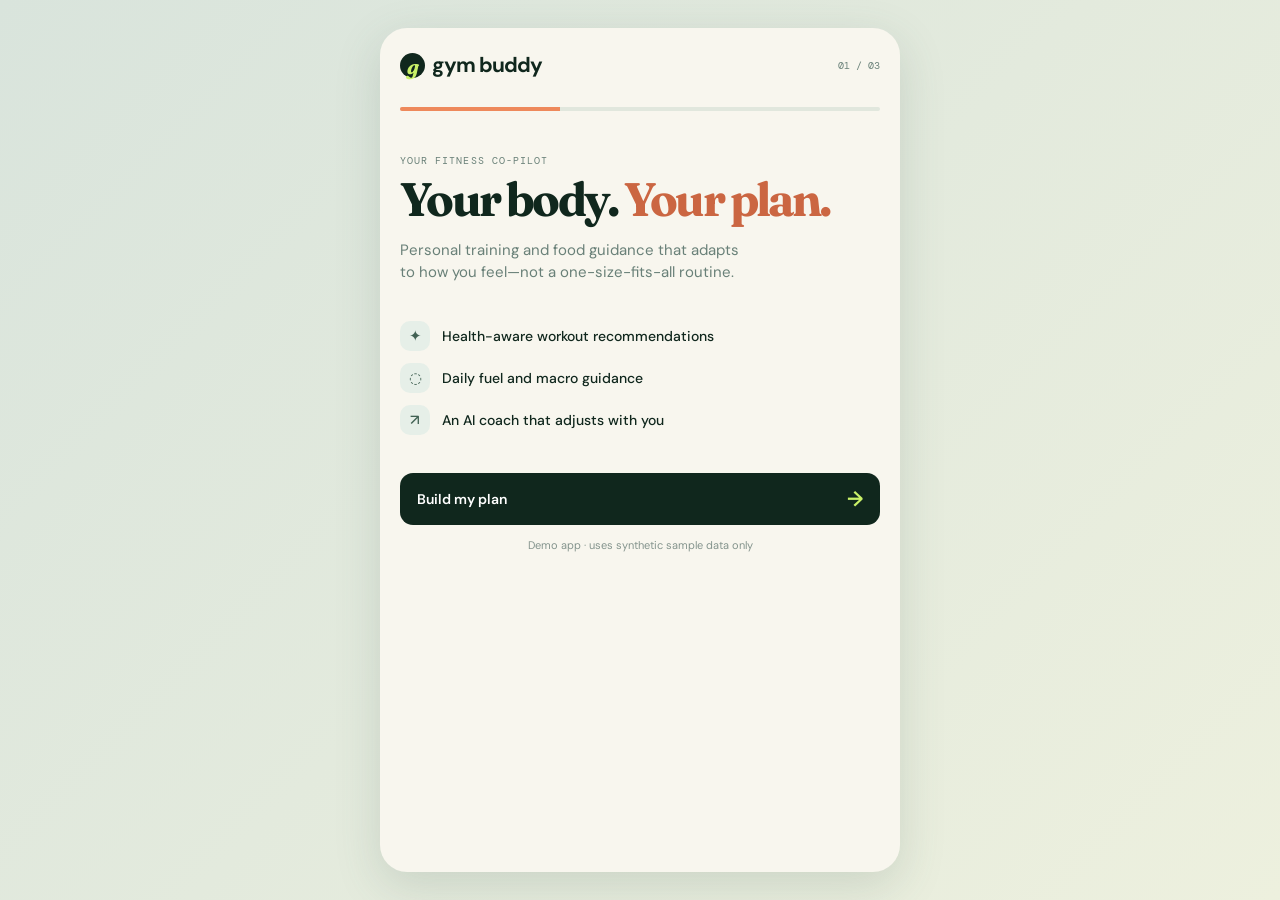
<file: Fitness App/sketch-0/index.html>
<!doctype html>
<html lang="en">
  <head>
    <meta charset="UTF-8" />
    <meta name="viewport" content="width=device-width, initial-scale=1.0" />
    <meta name="theme-color" content="#10271d" />
    <title>Gym Buddy — Personal fitness co-pilot</title>
    <link rel="preconnect" href="https://fonts.googleapis.com" />
    <link rel="preconnect" href="https://fonts.gstatic.com" crossorigin />
    <link href="https://fonts.googleapis.com/css2?family=DM+Mono&family=DM+Sans:opsz,wght@9..40,400;9..40,500;9..40,600;9..40,700&family=Fraunces:opsz,wght@9..144,600;9..144,700&display=swap" rel="stylesheet" />
    <link rel="stylesheet" href="styles.css" />
  </head>
  <body>
    <main class="app-shell">
      <section class="onboarding" id="onboarding" aria-labelledby="welcome-title">
        <header class="brand-row"><div class="brand"><b>g</b>gym buddy</div><span id="onboard-step">01 / 03</span></header>
        <div class="onboard-progress"><i id="onboard-progress"></i></div>

        <section class="onboard-panel active" data-step="1">
          <span class="eyebrow">YOUR FITNESS CO-PILOT</span>
          <h1 id="welcome-title">Your body. <em>Your plan.</em></h1>
          <p class="lede">Personal training and food guidance that adapts to how you feel—not a one-size-fits-all routine.</p>
          <div class="feature-list"><p><span>✦</span> Health-aware workout recommendations</p><p><span>◌</span> Daily fuel and macro guidance</p><p><span>↗</span> An AI coach that adjusts with you</p></div>
          <button class="button primary next-step" type="button">Build my plan <span>→</span></button>
          <p class="privacy">Demo app · uses synthetic sample data only</p>
        </section>

        <section class="onboard-panel" data-step="2" aria-labelledby="goal-title">
          <span class="eyebrow">START WITH YOUR WHY</span>
          <h2 id="goal-title">What feels most important right now?</h2>
          <p class="lede compact">You can change this whenever your goal changes.</p>
          <div class="choice-stack" role="radiogroup" aria-label="Fitness goal">
            <button class="goal-choice selected" type="button" data-goal="lose" role="radio" aria-checked="true"><i>↘</i><span><strong>Lose fat, keep strength</strong><small>A sustainable deficit with strength training</small></span><b>✓</b></button>
            <button class="goal-choice" type="button" data-goal="build" role="radio" aria-checked="false"><i>↑</i><span><strong>Build muscle</strong><small>Progressive training with recovery and fuel</small></span><b>✓</b></button>
            <button class="goal-choice" type="button" data-goal="move" role="radio" aria-checked="false"><i>⌁</i><span><strong>Move and feel better</strong><small>Strength, mobility, and everyday energy</small></span><b>✓</b></button>
          </div>
          <div class="split-actions"><button class="button ghost previous-step" type="button">Back</button><button class="button primary next-step" type="button">Continue <span>→</span></button></div>
        </section>

        <section class="onboard-panel" data-step="3" aria-labelledby="profile-title">
          <span class="eyebrow">A LITTLE CONTEXT</span>
          <h2 id="profile-title">Help us plan safely.</h2>
          <p class="lede compact">This is general fitness guidance, not medical care.</p>
          <div class="field-grid">
            <label>Age<input id="age" type="number" min="16" max="100" value="28" /></label>
            <label>Sex<select id="sex"><option value="female">Female</option><option value="male">Male</option><option value="other">Non-binary / other</option></select></label>
            <label>Height <small>cm</small><input id="height" type="number" min="120" max="230" value="168" /></label>
            <label>Weight <small>kg</small><input id="weight" type="number" min="35" max="300" value="68" /></label>
          </div>
          <label class="field-label">Anything to plan around? <small>select any</small></label>
          <div class="health-grid" id="health-options">
            <button type="button" data-health="Knee sensitivity"><span>◒</span>Knee sensitivity</button><button type="button" data-health="Back care"><span>⌁</span>Back care</button><button type="button" data-health="New to training"><span>○</span>New to training</button><button type="button" data-health="Low energy"><span>◌</span>Low energy</button>
          </div>
          <label class="field-label" for="condition-note">Current condition or note <small>optional</small></label>
          <textarea id="condition-note" rows="2" placeholder="e.g. Mild stiffness after working at my desk"></textarea>
          <div class="split-actions"><button class="button ghost previous-step" type="button">Back</button><button class="button primary" id="finish-onboarding" type="button">Create my plan <span>→</span></button></div>
        </section>
      </section>

      <section class="app hidden" id="app" aria-live="polite">
        <header class="topbar"><button class="brand brand-button" data-view="today" type="button"><b>g</b>gym buddy</button><button class="avatar" id="profile-button" type="button" aria-label="Edit profile">MC</button></header>

        <section class="view active" id="today-view" data-view-panel="today">
          <span class="eyebrow" id="date-label">TODAY</span>
          <h1>Move with <em>purpose.</em></h1>
          <p class="welcome-copy" id="today-subtitle">Your plan is built around the life and body you have today.</p>
          <section class="readiness-card"><div><span class="eyebrow light">DAILY CHECK-IN</span><h3 id="readiness-title">How are you feeling?</h3><p id="readiness-copy">Your coach will adjust today’s session.</p></div><span class="pulse">✦</span></section>
          <div class="readiness-options" role="group" aria-label="Daily readiness"><button data-readiness="ready" type="button">Energized</button><button data-readiness="steady" class="selected" type="button">Steady</button><button data-readiness="tired" type="button">Tired / sore</button><button data-readiness="recovering" type="button">Flare-up</button></div>
          <label class="range-label" for="sleep">Sleep last night <b id="sleep-value">7 hrs</b></label><input class="range" id="sleep" type="range" min="3" max="10" value="7" />

          <section class="ai-summary"><div class="ai-icon">✦</div><div><span class="eyebrow">GYM BUDDY AGENT</span><h3 id="agent-headline">Your best-fit plan is ready</h3><p id="agent-summary">I’m balancing strength, cardio, and recovery around your goal.</p></div></section>
          <section class="section-title"><div><span class="eyebrow">TODAY'S SESSION</span><h2 id="today-workout-title">Full-body strength</h2></div><button class="text-button" data-view="plan" type="button">Full plan →</button></section>
          <button class="workout-preview" id="start-workout" type="button"><span class="session-day">D1</span><span><strong id="today-workout-meta">45 min · Guided</strong><small id="today-workout-detail">Strength foundations + core</small></span><i>→</i></button>
          <section class="fuel-strip"><div><span class="eyebrow">FUEL TARGET</span><strong id="fuel-target">1,850 <small>kcal</small></strong><p id="fuel-caption">A gentle deficit, made to preserve strength.</p></div><button class="circle-button" data-view="fuel" type="button" aria-label="Open nutrition plan">↗</button></section>
        </section>

        <section class="view" id="plan-view" data-view-panel="plan">
          <span class="eyebrow">ADAPTIVE WORKOUT PLAN</span><h1 id="plan-name">Foundation strength</h1><p class="welcome-copy" id="plan-description">An adaptable week that builds confidence and momentum.</p>
          <section class="plan-hero"><div class="plan-top"><span id="plan-tag">STEADY FAT LOSS</span><span id="plan-adapt">● ADAPTABLE</span></div><div class="plan-stats"><div><b id="plan-days">3</b><small>days / week</small></div><div><b id="plan-minutes">45</b><small>min / session</small></div><div><b id="plan-intensity">LOW</b><small>intensity</small></div></div></section>
          <section class="section-title"><div><span class="eyebrow">YOUR WEEK</span><h2>Training rhythm</h2></div><span class="muted">Tap to complete</span></section>
          <div class="session-list" id="session-list"></div>
          <section class="care-note"><span>♡</span><p id="care-note">Health-aware note: your agent will offer low-impact options when needed.</p></section>
        </section>

        <section class="view" id="fuel-view" data-view-panel="fuel">
          <span class="eyebrow">NUTRITION PLAN</span><h1>Fuel your <em>effort.</em></h1><p class="welcome-copy" id="fuel-intro">A flexible target based on your goal, movement, and check-in.</p>
          <section class="calorie-card"><div><span class="eyebrow">TODAY'S TARGET</span><strong id="calorie-target">1,850 <small>kcal</small></strong><p id="calorie-note">Measured support for your goal.</p></div><div class="calorie-ring"><b id="calorie-remaining">1,850</b><small>left</small></div></section>
          <div class="macro-grid"><div><span>Protein</span><b id="protein-target">109g</b><i><em id="protein-bar"></em></i></div><div><span>Carbs</span><b id="carb-target">205g</b><i><em id="carb-bar"></em></i></div><div><span>Fat</span><b id="fat-target">62g</b><i><em id="fat-bar"></em></i></div></div>
          <section class="section-title"><div><span class="eyebrow">MEAL LOG</span><h2>What you've had</h2></div><button class="text-button" id="add-meal" type="button">+ Add</button></section>
          <div id="meal-list" class="meal-list"></div>
          <section class="suggestion"><span>✦</span><div><b>Coach suggestion</b><p id="food-suggestion">Include protein at your next meal to support training recovery.</p></div></section>
        </section>

        <section class="view" id="coach-view" data-view-panel="coach">
          <span class="eyebrow">AI WORKOUT ASSISTANT</span><h1>Ask your <em>coach.</em></h1><p class="welcome-copy">A transparent demo agent that uses your profile, readiness, and health notes to tailor general guidance.</p>
          <div class="chat" id="chat-log"><article class="coach-message"><span>✦</span><p id="coach-welcome">I’ve reviewed your plan. What would help you feel more confident about today?</p></article></div>
          <div class="prompt-grid"><button type="button" data-prompt="swap">Give me a lower-impact option</button><button type="button" data-prompt="form">How should this session feel?</button><button type="button" data-prompt="food">What should I eat after?</button><button type="button" data-prompt="adjust">Why did my plan change?</button></div>
          <form class="chat-form" id="coach-form"><label class="sr-only" for="coach-input">Ask Gym Buddy</label><input id="coach-input" placeholder="Ask about your workout…" autocomplete="off" /><button type="submit" aria-label="Send message">↑</button></form>
          <p class="disclaimer">Gym Buddy provides general educational fitness guidance. Stop if you feel pain and contact a qualified clinician for medical concerns.</p>
        </section>

        <nav class="bottom-nav" aria-label="Main navigation"><button type="button" class="active" data-view="today"><span>⌂</span>Today</button><button type="button" data-view="plan"><span>◫</span>Plan</button><button type="button" data-view="fuel"><span>◌</span>Fuel</button><button type="button" data-view="coach"><span>✦</span>Coach</button></nav>
      </section>
    </main>
    <dialog id="workout-dialog"><form method="dialog"><button class="dialog-close" value="close" aria-label="Close workout">×</button><span class="eyebrow">GUIDED SESSION</span><h2 id="dialog-title">Full-body strength</h2><p id="dialog-intro">Move with a controlled range and stop if anything hurts.</p><ol id="exercise-list"></ol><button id="finish-workout" class="button primary" value="complete" type="submit">Mark workout complete <span>✓</span></button></form></dialog>
    <dialog id="meal-dialog"><form method="dialog"><button class="dialog-close" value="close" aria-label="Close meal entry">×</button><span class="eyebrow">QUICK MEAL LOG</span><h2>Add a meal</h2><label>Meal name<input id="meal-name" value="Protein bowl" /></label><label>Calories<input id="meal-calories" type="number" min="0" value="420" /></label><label>Protein (g)<input id="meal-protein" type="number" min="0" value="28" /></label><button id="save-meal" class="button primary" value="save" type="submit">Add to my day <span>→</span></button></form></dialog>
    <script src="app.js"></script>
  </body>
</html>
</file>
<file: Fitness App/sketch-0/styles.css>
:root{--ink:#10271d;--paper:#f8f6ee;--line:#dbe2d9;--muted:#698078;--green:#c9f168;--orange:#ee895b;--cream:#fff;--soft:#e6efe8;--warm:#fff0e8}*{box-sizing:border-box}body{margin:0;background:#d9e4dc;color:var(--ink);font-family:"DM Sans",sans-serif}.app-shell{width:min(100%,520px);min-height:100vh;margin:auto;background:var(--paper);padding:23px 20px 102px}.hidden{display:none!important}.brand-row,.topbar{display:flex;align-items:center;justify-content:space-between}.brand{display:inline-flex;align-items:center;gap:7px;font-size:21px;font-weight:700;letter-spacing:-1px}.brand b{display:grid;place-items:center;width:25px;height:25px;border-radius:50%;background:var(--ink);color:var(--green);font-family:Fraunces,serif;font-style:italic}.brand-row>span{font:10px "DM Mono",monospace;color:var(--muted)}.onboard-progress{height:4px;background:#e1e7dd;margin:28px 0 43px;border-radius:4px;overflow:hidden}.onboard-progress i{display:block;width:33.333%;height:100%;background:var(--orange);transition:width .25s}.onboard-panel{display:none}.onboard-panel.active{display:block;animation:up .3s ease}.eyebrow{display:block;font:10px "DM Mono",monospace;letter-spacing:.105em;color:var(--muted)}h1,h2,h3{font-family:Fraunces,serif;letter-spacing:-.055em}h1{font-size:47px;line-height:.96;margin:10px 0 17px}h1 em{color:#cb6642;font-style:normal}h2{font-size:31px;line-height:1.04;margin:10px 0 12px}h3{margin:5px 0;font-size:20px}.lede,.welcome-copy{color:var(--muted);font-size:15px;line-height:1.48;max-width:350px;margin:0}.compact{margin-bottom:26px}.feature-list{display:grid;gap:12px;margin:38px 0}.feature-list p{margin:0;display:flex;align-items:center;gap:12px;font-size:14px;font-weight:500}.feature-list span{display:grid;place-items:center;width:30px;height:30px;border-radius:10px;background:var(--soft);color:#416153;font-size:15px}.button{height:52px;border:0;border-radius:13px;padding:0 17px;font:600 14px "DM Sans",sans-serif;display:flex;align-items:center;justify-content:space-between;gap:18px}.button.primary{background:var(--ink);color:#fff}.button.primary span{color:var(--green);font-size:21px}.button.ghost{background:transparent;color:var(--muted);padding:0 6px}.next-step:not(.split-actions .next-step),#finish-onboarding{width:100%}.privacy{text-align:center;color:#84948d;font-size:11px;margin:13px 0}.choice-stack{display:grid;gap:10px}.goal-choice{appearance:none;border:1px solid var(--line);background:#fff;border-radius:15px;padding:14px;display:grid;grid-template-columns:33px 1fr 20px;gap:11px;align-items:center;text-align:left;color:var(--ink)}.goal-choice i{display:grid;place-items:center;width:33px;height:33px;background:var(--soft);border-radius:10px;color:#49705e;font-style:normal;font-size:17px}.goal-choice strong,.goal-choice small{display:block}.goal-choice strong{font-size:14px}.goal-choice small{font-size:12px;color:var(--muted);margin-top:3px}.goal-choice>b{opacity:0;color:#fff;display:grid;place-items:center;width:19px;height:19px;border-radius:50%;background:var(--ink);font-size:11px}.goal-choice.selected{border-color:#8ca896;background:#f2f8f1}.goal-choice.selected>b{opacity:1}.split-actions{display:flex;justify-content:space-between;align-items:center;margin-top:28px}.field-grid{display:grid;grid-template-columns:1fr 1fr;gap:12px}.field-grid label{position:relative}.field-grid small{position:absolute;right:12px;bottom:12px;color:var(--muted);font-weight:400}.field-grid label,.field-label,dialog label{display:block;font-size:12px;font-weight:600;margin-bottom:15px}.field-label{margin:12px 0 9px}.field-label small{font-weight:400;color:var(--muted)}input,select,textarea{width:100%;height:45px;display:block;margin-top:7px;border:1px solid var(--line);background:#fff;border-radius:11px;padding:0 12px;font:14px "DM Sans",sans-serif;color:var(--ink);outline:none}textarea{height:auto;padding:11px;resize:vertical}input:focus,select:focus,textarea:focus{border-color:#829f8d;box-shadow:0 0 0 3px #dcebdc}.health-grid{display:grid;grid-template-columns:1fr 1fr;gap:8px}.health-grid button{border:1px solid var(--line);border-radius:12px;background:#fff;text-align:left;padding:11px 10px;color:var(--ink);font:12px "DM Sans"}.health-grid button span{font-size:16px;color:#bf6844;margin-right:6px}.health-grid button.selected{background:var(--warm);border-color:#e9aa87}.avatar{border:0;background:#f5c7a8;color:#764524;border-radius:50%;width:38px;height:38px;font:700 11px "DM Sans"}.brand-button{border:0;background:none;padding:0;color:var(--ink);font-family:"DM Sans"}.topbar{margin-bottom:39px}.view{display:none}.view.active{display:block;animation:up .28s ease}.app h1{font-size:45px}.welcome-copy{margin-bottom:25px}.readiness-card{background:var(--green);border-radius:19px;padding:17px 18px;display:flex;justify-content:space-between;align-items:center}.eyebrow.light{color:#386050}.readiness-card p{font-size:12px;line-height:1.35;margin:4px 0 0}.pulse{display:grid;place-items:center;width:39px;height:39px;border-radius:50%;background:var(--ink);color:var(--green);font-size:19px}.readiness-options{display:grid;grid-template-columns:1fr 1fr;gap:7px;margin:11px 0 18px}.readiness-options button{height:38px;border:1px solid var(--line);border-radius:10px;background:#fff;color:var(--muted);font:12px "DM Sans"}.readiness-options button.selected{background:var(--ink);border-color:var(--ink);color:#fff}.range-label{display:flex;justify-content:space-between;font-size:12px;font-weight:600}.range-label b{font:500 11px "DM Mono";color:var(--muted)}.range{height:18px;margin:5px 0 23px;padding:0;accent-color:#547a65}.ai-summary{display:flex;gap:11px;padding:15px;background:#edf4e9;border:1px solid #d7e5cf;border-radius:16px;margin:0 0 28px}.ai-icon{display:grid;place-items:center;flex:none;width:33px;height:33px;background:var(--ink);border-radius:10px;color:var(--green)}.ai-summary h3{font-size:18px}.ai-summary p{color:#557064;font-size:12px;line-height:1.37;margin:4px 0 0}.section-title{display:flex;justify-content:space-between;align-items:end;margin:0 1px 12px}.section-title h2{font-size:26px;margin:5px 0 0}.text-button{border:0;background:none;padding:0;color:#466959;font:600 12px "DM Sans"}.muted{color:var(--muted);font-size:11px}.workout-preview{width:100%;border:1px solid var(--line);background:#fff;border-radius:15px;padding:14px;display:flex;align-items:center;gap:12px;text-align:left;color:var(--ink)}.session-day{display:grid;place-items:center;flex:none;width:39px;height:39px;border-radius:11px;background:var(--soft);color:#416154;font:10px "DM Mono"}.workout-preview strong,.workout-preview small{display:block}.workout-preview strong{font-size:14px}.workout-preview small{font-size:12px;color:var(--muted);margin-top:3px}.workout-preview i{margin-left:auto;font-size:19px;font-style:normal;color:#6c8a7c}.fuel-strip{background:var(--soft);border-radius:18px;padding:18px;display:flex;justify-content:space-between;align-items:center;margin-top:13px}.fuel-strip strong{display:block;font:600 30px Fraunces,serif;letter-spacing:-.05em;margin-top:5px}.fuel-strip small,.calorie-card small{font:12px "DM Sans";letter-spacing:0}.fuel-strip p{font-size:11px;line-height:1.3;color:var(--muted);margin:4px 0 0;max-width:210px}.circle-button{border:0;background:var(--ink);color:var(--green);width:37px;height:37px;border-radius:50%;font-size:20px}.plan-hero{background:var(--ink);color:#fff;border-radius:20px;padding:19px;margin-bottom:27px}.plan-top{display:flex;justify-content:space-between;color:var(--green);font:10px "DM Mono";letter-spacing:.08em}.plan-top span:last-child{color:#b7cbc1}.plan-stats{display:grid;grid-template-columns:repeat(3,1fr);padding-top:21px;margin-top:20px;border-top:1px solid #395347}.plan-stats div{padding-left:10px;border-left:1px solid #395347}.plan-stats div:first-child{padding:0;border:0}.plan-stats b,.plan-stats small{display:block}.plan-stats b{font:17px "DM Mono";color:var(--green)}.plan-stats small{font-size:10px;color:#aac0b6;margin-top:4px}.session-list{display:grid;gap:8px}.session{width:100%;border:1px solid var(--line);border-radius:14px;background:#fff;padding:13px;display:flex;align-items:center;gap:12px;color:var(--ink);text-align:left}.session .session-day{background:#e9f1e7}.session strong,.session small{display:block}.session strong{font-size:13px}.session small{font-size:11px;color:var(--muted);margin-top:4px}.session .session-arrow{margin-left:auto;color:#789489}.session.done{background:#f1f8ef;border-color:#92ad98}.session.done .session-day{background:var(--green);color:#284a37}.care-note{background:var(--warm);border:1px solid #f0caaf;border-radius:14px;padding:12px;display:flex;gap:10px;margin-top:15px}.care-note span{color:#bd633d}.care-note p{font-size:11px;line-height:1.4;color:#77695f;margin:0}.calorie-card{background:var(--soft);border-radius:20px;padding:20px;display:flex;justify-content:space-between;align-items:center;margin:23px 0 13px}.calorie-card strong{display:block;font:600 35px Fraunces,serif;letter-spacing:-.065em;margin:7px 0 2px}.calorie-card p{font-size:12px;color:var(--muted);line-height:1.35;margin:0;max-width:190px}.calorie-ring{display:grid;place-content:center;text-align:center;width:82px;height:82px;border-radius:50%;border:7px solid var(--orange);border-left-color:#80a68e}.calorie-ring b,.calorie-ring small{display:block}.calorie-ring b{font:600 13px "DM Mono"}.calorie-ring small{font-size:9px;color:var(--muted)}.macro-grid{display:grid;grid-template-columns:repeat(3,1fr);gap:8px;margin-bottom:29px}.macro-grid div{background:#fff;border:1px solid var(--line);border-radius:13px;padding:11px}.macro-grid span,.macro-grid b{display:block}.macro-grid span{font-size:10px;color:var(--muted)}.macro-grid b{font:600 15px "DM Mono";margin:6px 0}.macro-grid i{display:block;height:5px;background:#e4ece4;border-radius:5px;overflow:hidden}.macro-grid em{display:block;height:100%;background:#7fa58e;border-radius:5px}.meal-list{display:grid;gap:8px}.meal{display:flex;align-items:center;gap:11px;padding:12px;background:#fff;border:1px solid var(--line);border-radius:13px}.meal-icon{display:grid;place-items:center;width:32px;height:32px;border-radius:9px;background:#fff0e8;color:#be663e}.meal strong,.meal small{display:block}.meal strong{font-size:13px}.meal small{font-size:11px;color:var(--muted);margin-top:2px}.meal b{font:11px "DM Mono";margin-left:auto}.suggestion{display:flex;gap:10px;background:#f0f5ed;padding:14px;border-radius:14px;margin-top:14px}.suggestion>span{color:#477159}.suggestion b{font-size:12px}.suggestion p{font-size:11px;color:#557064;line-height:1.35;margin:3px 0 0}.chat{display:grid;gap:12px;margin:25px 0 12px;min-height:245px}.coach-message,.user-message{padding:12px 13px;border-radius:15px;font-size:13px;line-height:1.43;max-width:90%}.coach-message{display:flex;gap:9px;background:#eef5e9;color:#365547}.coach-message>span{font-size:15px}.coach-message p,.user-message p{margin:0}.user-message{justify-self:end;background:var(--ink);color:#fff}.prompt-grid{display:flex;gap:7px;flex-wrap:wrap;margin-bottom:11px}.prompt-grid button{border:1px solid #c9dac9;background:#fff;border-radius:999px;padding:8px 10px;color:#466959;font:11px "DM Sans"}.chat-form{display:flex;gap:7px}.chat-form input{margin:0}.chat-form button{width:45px;border:0;border-radius:11px;background:var(--ink);color:var(--green);font-size:19px}.disclaimer{font-size:10px;line-height:1.4;color:#899790;margin:17px 2px}.bottom-nav{position:fixed;bottom:0;left:50%;transform:translateX(-50%);width:min(100%,520px);height:79px;background:rgba(248,246,238,.96);backdrop-filter:blur(14px);border-top:1px solid #e3e5dc;display:grid;grid-template-columns:repeat(4,1fr);padding:10px 12px}.bottom-nav button{border:0;background:none;color:#89958f;font:11px "DM Sans";display:grid;gap:3px;place-content:center}.bottom-nav span{font-size:19px}.bottom-nav button.active{color:var(--ink);font-weight:700}.bottom-nav button.active span{color:#bd6a45}dialog{border:0;border-radius:22px;padding:0;width:min(calc(100% - 30px),440px);background:var(--paper);color:var(--ink);box-shadow:0 17px 50px #12281b55}dialog::backdrop{background:#10271d88}dialog form{padding:25px}dialog h2{margin:9px 0}dialog p{font-size:13px;color:var(--muted);line-height:1.4}dialog ol{padding-left:22px;color:#476457;font-size:13px;line-height:1.8;margin:20px 0}dialog .button{width:100%}.dialog-close{position:absolute;right:15px;top:12px;border:0;background:none;font-size:27px;color:var(--muted)}.sr-only{position:absolute;width:1px;height:1px;overflow:hidden;clip:rect(0,0,0,0)}@keyframes up{from{opacity:0;transform:translateY(8px)}to{opacity:1;transform:none}}@media(min-width:700px){body{padding:28px;background:linear-gradient(135deg,#d9e4dc,#edf0de)}.app-shell{min-height:calc(100vh - 56px);border-radius:27px;box-shadow:0 14px 46px #4664562e}.bottom-nav{bottom:28px;border:1px solid #e3e5dc;border-radius:0 0 25px 25px}}@media(max-width:380px){h1,.app h1{font-size:41px}.health-grid{grid-template-columns:1fr}.readiness-options{grid-template-columns:1fr 1fr}}
</file>
